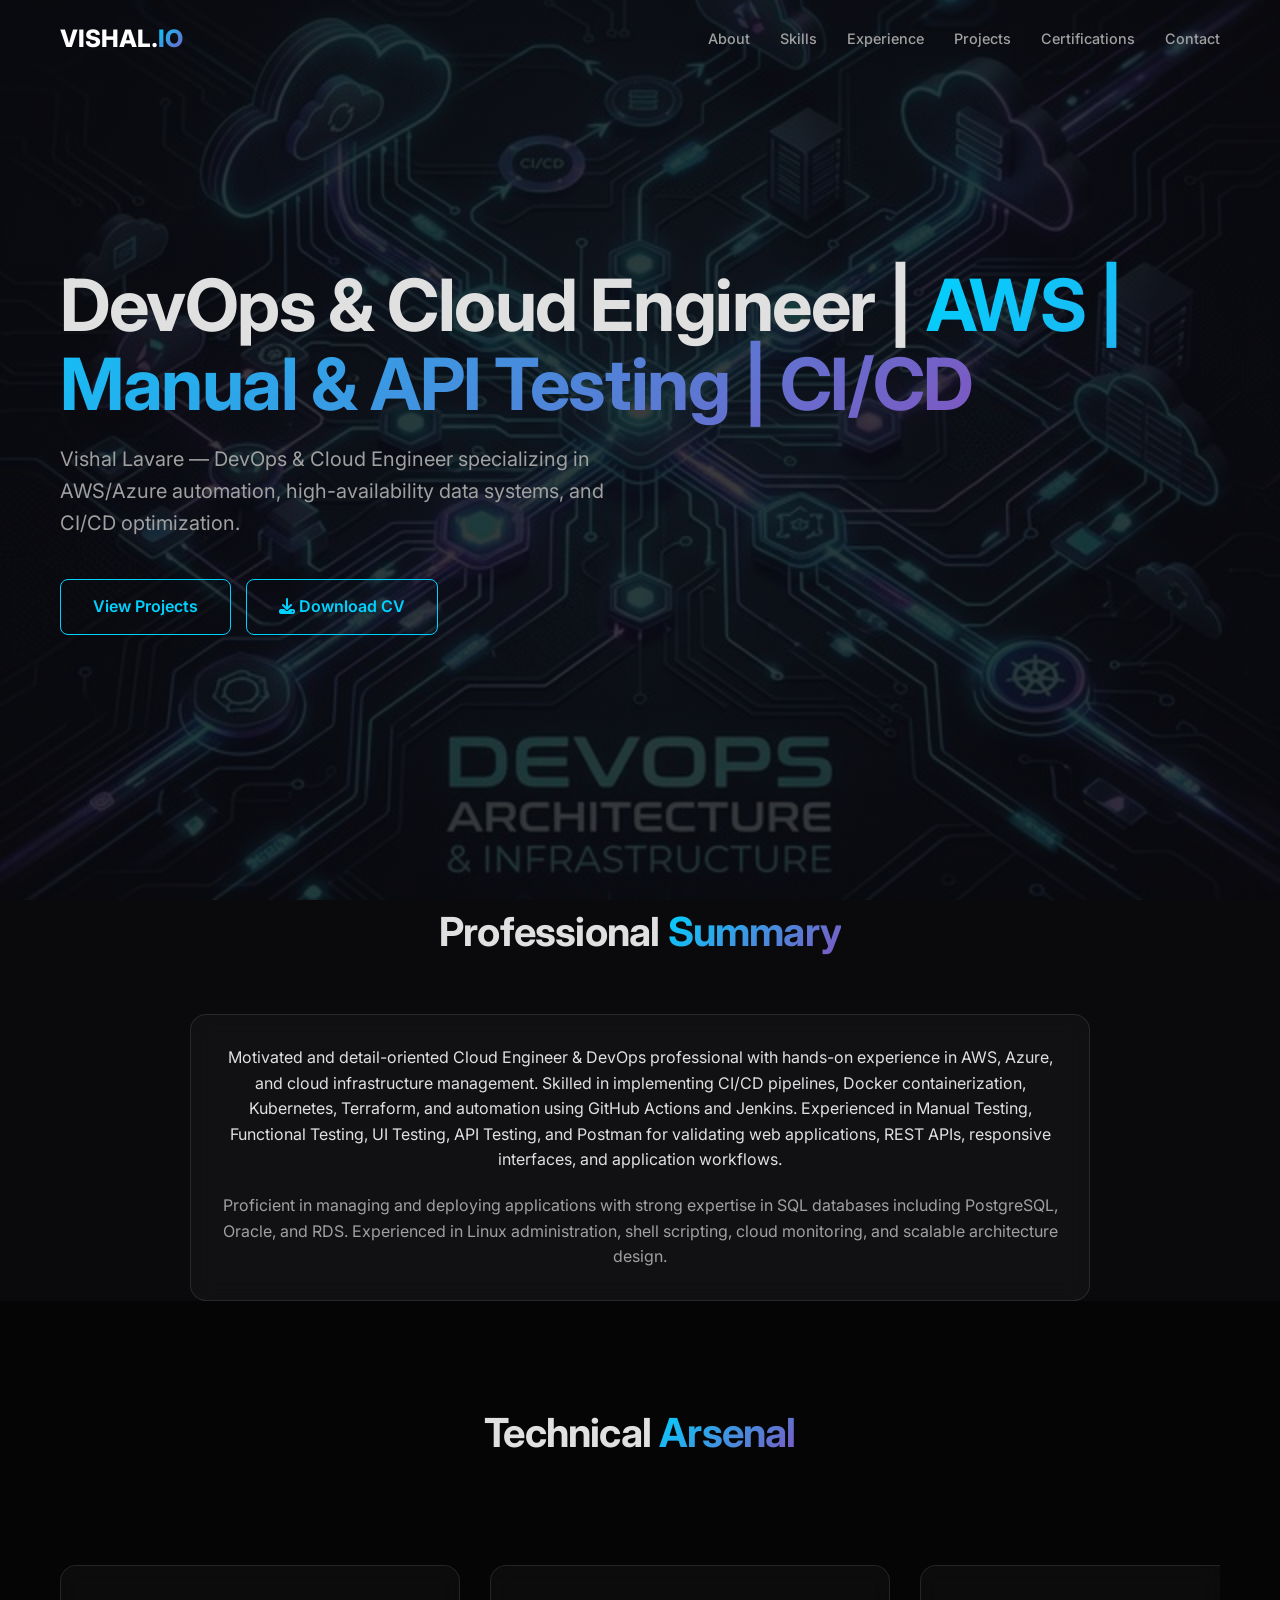
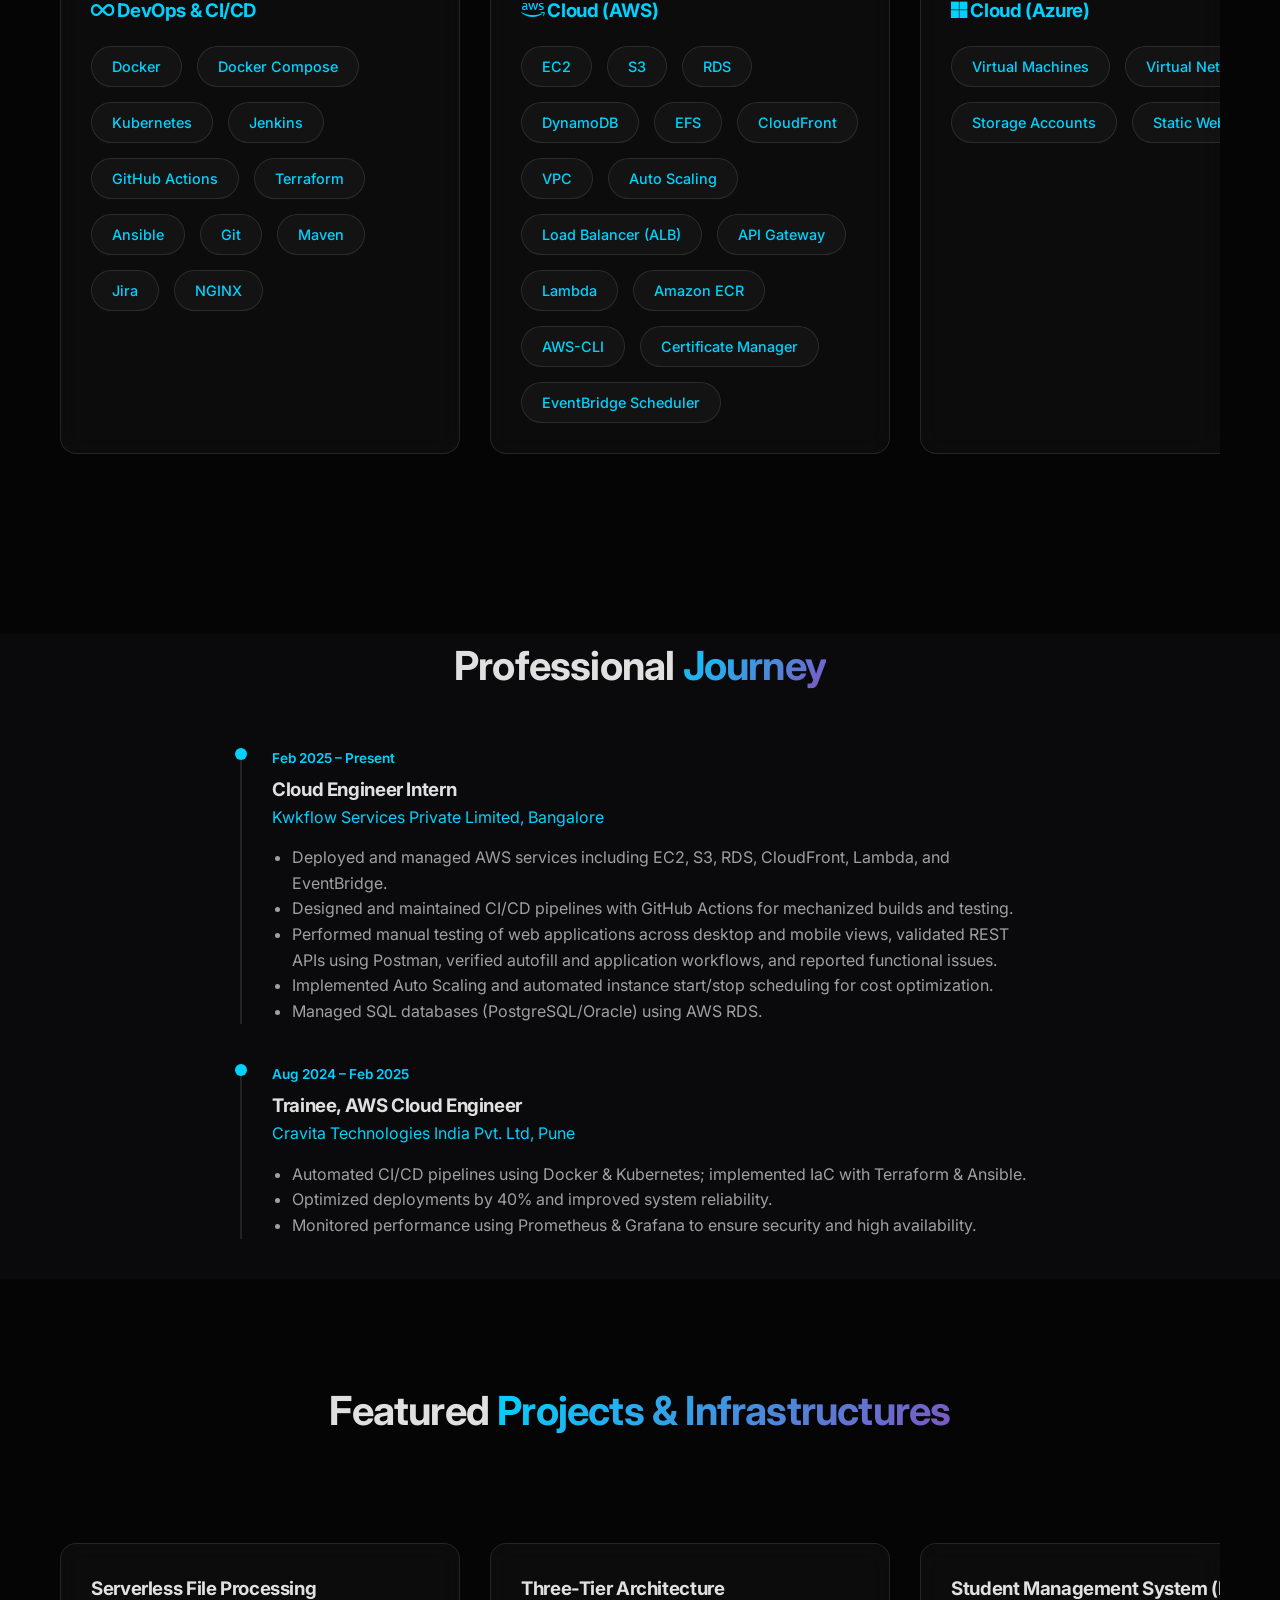
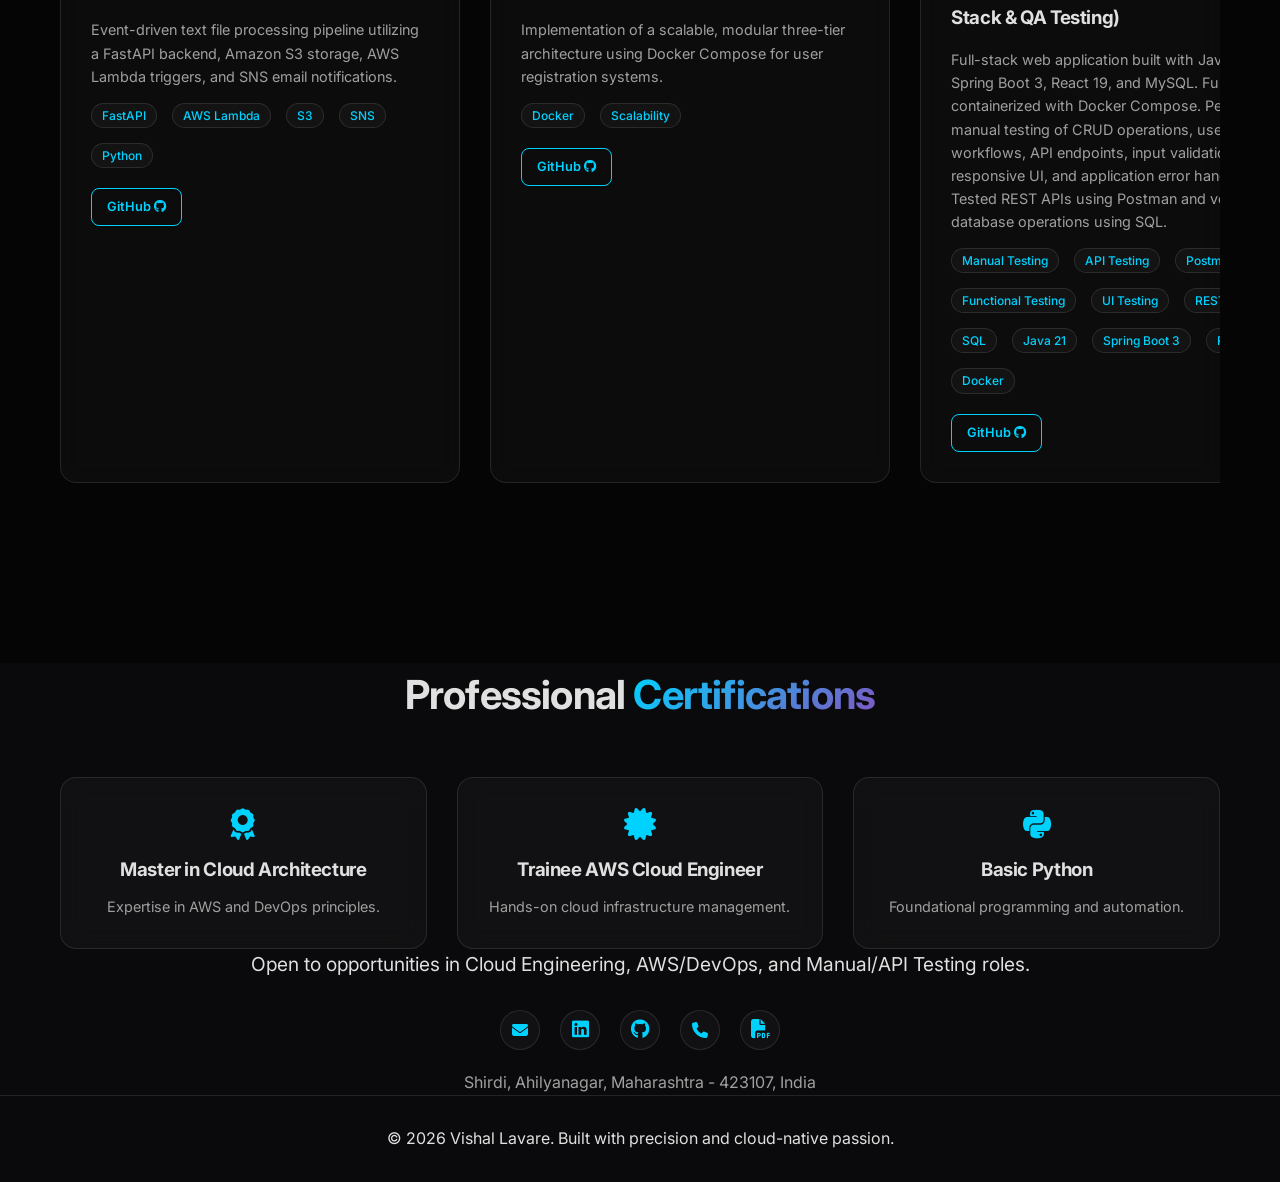
<file: index.html>
<!DOCTYPE html>
<html lang="en">

<head>
    <meta charset="UTF-8">
    <meta name="viewport" content="width=device-width, initial-scale=1.0">
    <title>Vishal Lavare | DevOps Engineer Portfolio</title>
    <!-- SEO -->
    <meta name="description"
        content="Portfolio of Vishal Lavare, a motivated and detail-oriented DevOps Engineer specialized in AWS, Azure, CI/CD, and Automation.">
    <!-- Google Fonts -->
    <link rel="preconnect" href="https://fonts.googleapis.com">
    <link rel="preconnect" href="https://fonts.gstatic.com" crossorigin>
    <link href="https://fonts.googleapis.com/css2?family=Inter:wght@400;500;600;700;800&display=swap" rel="stylesheet">
    <!-- Icons -->
    <link rel="stylesheet" href="https://cdnjs.cloudflare.com/ajax/libs/font-awesome/6.4.0/css/all.min.css">
    <!-- Style -->
    <link rel="stylesheet" href="style.css">
</head>

<body>

    <nav id="navbar">
        <div class="container nav-content">
            <a href="#" class="logo">VISHAL.<span class="gradient-text">IO</span></a>
            <button class="mobile-toggle" id="mobile-toggle" aria-label="Toggle navigation">
                <i class="fas fa-bars"></i>
            </button>
            <ul class="nav-links" id="nav-links">
                <li><a href="#about">About</a></li>
                <li><a href="#skills">Skills</a></li>
                <li><a href="#experience">Experience</a></li>
                <li><a href="#projects">Projects</a></li>
                <li><a href="#certifications">Certifications</a></li>
                <li><a href="#contact">Contact</a></li>
            </ul>
        </div>
    </nav>
    <div class="nav-overlay" id="nav-overlay"></div>

    <section class="hero">
        <div class="container hero-content">
            <h1 class="reveal">DevOps & Cloud Engineer | <span class="gradient-text">AWS | Manual & API Testing |
                    CI/CD</span></h1>
            <p class="reveal">Vishal Lavare — DevOps & Cloud Engineer specializing in AWS/Azure automation,
                high-availability data systems, and CI/CD optimization.</p>
            <div class="reveal hero-btns">
                <a href="#projects" class="btn btn-primary">View Projects</a>
                <a href="https://drive.google.com/file/d/1nPj33LDtoOP0WvOGYcjnbsASsHYijbDY/view?usp=sharing"
                    target="_blank" class="btn btn-cv"><i class="fas fa-download"></i>
                    Download CV</a>
            </div>
        </div>
    </section>

    <section id="about" class="container">
        <h2 class="section-title reveal">Professional <span class="gradient-text">Summary</span></h2>
        <div class="glass card reveal" style="max-width: 900px; margin: 0 auto; text-align: center;">
            <p>Motivated and detail-oriented Cloud Engineer & DevOps professional with hands-on experience in AWS,
                Azure, and cloud infrastructure management. Skilled in implementing CI/CD pipelines, Docker
                containerization, Kubernetes, Terraform, and automation using GitHub Actions and Jenkins. Experienced in
                Manual Testing, Functional Testing, UI Testing, API Testing, and Postman for validating web
                applications, REST APIs, responsive interfaces, and application workflows.</p>
            <p style="margin-top: 20px; color: var(--text-dim);">Proficient in managing and deploying applications with
                strong expertise in SQL databases including PostgreSQL, Oracle, and RDS. Experienced in Linux
                administration, shell scripting, cloud monitoring, and scalable architecture design.</p>
        </div>
    </section>

    <section id="skills" style="background: var(--bg-darker);">
        <div class="container">
            <h2 class="section-title reveal">Technical <span class="gradient-text">Arsenal</span></h2>

            <div class="grid horizontal-scroll">
                    <!-- DevOps & Automation -->
                    <div class="glass card reveal">
                        <h3 style="margin-bottom:20px; color: var(--primary);"><i class="fas fa-infinity"></i> DevOps &
                            CI/CD
                        </h3>
                        <div class="skills-grid" style="justify-content: flex-start;">
                            <span class="skill-tag">Docker</span>
                            <span class="skill-tag">Docker Compose</span>
                            <span class="skill-tag">Kubernetes</span>
                            <span class="skill-tag">Jenkins</span>
                            <span class="skill-tag">GitHub Actions</span>
                            <span class="skill-tag">Terraform</span>
                            <span class="skill-tag">Ansible</span>
                            <span class="skill-tag">Git</span>
                            <span class="skill-tag">Maven</span>
                            <span class="skill-tag">Jira</span>
                            <span class="skill-tag">NGINX</span>
                        </div>
                    </div>

                    <!-- Cloud Infrastructure (AWS) -->
                    <div class="glass card reveal">
                        <h3 style="margin-bottom:20px; color: var(--primary);"><i class="fab fa-aws"></i> Cloud (AWS)
                        </h3>
                        <div class="skills-grid" style="justify-content: flex-start;">
                            <span class="skill-tag">EC2</span>
                            <span class="skill-tag">S3</span>
                            <span class="skill-tag">RDS</span>
                            <span class="skill-tag">DynamoDB</span>
                            <span class="skill-tag">EFS</span>
                            <span class="skill-tag">CloudFront</span>
                            <span class="skill-tag">VPC</span>
                            <span class="skill-tag">Auto Scaling</span>
                            <span class="skill-tag">Load Balancer (ALB)</span>
                            <span class="skill-tag">API Gateway</span>
                            <span class="skill-tag">Lambda</span>
                            <span class="skill-tag">Amazon ECR</span>
                            <span class="skill-tag">AWS-CLI</span>
                            <span class="skill-tag">Certificate Manager</span>
                            <span class="skill-tag">EventBridge Scheduler </span>
                        </div>
                    </div>

                    <!-- Cloud Infrastructure (Azure) -->
                    <div class="glass card reveal">
                        <h3 style="margin-bottom:20px; color: var(--primary);"><i class="fab fa-microsoft"></i> Cloud
                            (Azure)
                        </h3>
                        <div class="skills-grid" style="justify-content: flex-start;">
                            <span class="skill-tag">Virtual Machines</span>
                            <span class="skill-tag">Virtual Network</span>
                            <span class="skill-tag">Storage Accounts</span>
                            <span class="skill-tag">Static Web Apps</span>
                        </div>
                    </div>

                    <!-- Monitoring & Security -->
                    <div class="glass card reveal">
                        <h3 style="margin-bottom:20px; color: var(--primary);"><i class="fas fa-shield-alt"></i>
                            Monitoring
                            & Security
                        </h3>
                        <div class="skills-grid" style="justify-content: flex-start;">
                            <span class="skill-tag">Prometheus</span>
                            <span class="skill-tag">Grafana</span>
                            <span class="skill-tag">CloudWatch</span>
                            <span class="skill-tag">SNS</span>
                            <span class="skill-tag">IAM</span>
                        </div>
                    </div>

                    <!-- Software Testing & QA -->
                    <div class="glass card reveal">
                        <h3 style="margin-bottom:20px; color: var(--primary);"><i class="fas fa-vial"></i> Software
                            Testing
                            & QA
                        </h3>
                        <div class="skills-grid" style="justify-content: flex-start;">
                            <span class="skill-tag">Manual Testing</span>
                            <span class="skill-tag">Functional Testing</span>
                            <span class="skill-tag">API Testing</span>
                            <span class="skill-tag">Postman</span>
                            <span class="skill-tag">REST API Testing</span>
                            <span class="skill-tag">Regression Testing</span>
                            <span class="skill-tag">Integration Testing</span>
                            <span class="skill-tag">UI UX Testing</span>
                            <span class="skill-tag">Test Case Design</span>
                            <span class="skill-tag">Test Execution</span>
                            <span class="skill-tag">Bug Reporting</span>
                        </div>
                    </div>

                    <!-- Databases & OS -->
                    <div class="glass card reveal">
                        <h3 style="margin-bottom:20px; color: var(--primary);"><i class="fas fa-database"></i> Databases
                            &
                            OS
                        </h3>
                        <div class="skills-grid" style="justify-content: flex-start;">
                            <span class="skill-tag">SQL</span>
                            <span class="skill-tag">PostgreSQL</span>
                            <span class="skill-tag">MySQL</span>
                            <span class="skill-tag">Oracle</span>
                            <span class="skill-tag">RDS</span>
                            <span class="skill-tag">DynamoDB</span>
                            <span class="skill-tag">Linux</span>
                            <span class="skill-tag">Windows</span>
                            <span class="skill-tag">Shell Scripting</span>
                        </div>
                    </div>

                    <!-- Web Development & Hosting -->
                    <div class="glass card reveal">
                        <h3 style="margin-bottom:20px; color: var(--primary);"><i class="fas fa-code"></i> Development &
                            Web
                            Hosting
                        </h3>
                        <div class="skills-grid" style="justify-content: flex-start;">
                            <span class="skill-tag">Python (Web Hosting)</span>
                            <span class="skill-tag">Node.js (Web Hosting)</span>
                            <span class="skill-tag">FastAPI</span>
                            <span class="skill-tag">Java 21 / Spring Boot 3</span>
                            <span class="skill-tag">React 19</span>
                            <span class="skill-tag">REST API</span>
                        </div>
                    </div>
                </div>
    </section>

    <section id="experience" class="container">
        <h2 class="section-title reveal">Professional <span class="gradient-text">Journey</span></h2>
        <div class="timeline">
            <div class="timeline-item reveal">
                <div class="timeline-date">Feb 2025 – Present</div>
                <h3>Cloud Engineer Intern</h3>
                <p style="color: var(--primary);">Kwkflow Services Private Limited, Bangalore</p>
                <ul style="margin-top: 15px; padding-left: 20px; color: var(--text-dim);">
                    <li>Deployed and managed AWS services including EC2, S3, RDS, CloudFront, Lambda, and EventBridge.
                    </li>
                    <li>Designed and maintained CI/CD pipelines with GitHub Actions for mechanized builds and testing.
                    </li>
                    <li>Performed manual testing of web applications across desktop and mobile views, validated REST
                        APIs using Postman, verified autofill and application workflows, and reported functional issues.
                    </li>
                    <li>Implemented Auto Scaling and automated instance start/stop scheduling for cost optimization.
                    </li>
                    <li>Managed SQL databases (PostgreSQL/Oracle) using AWS RDS.</li>
                </ul>
            </div>
            <div class="timeline-item reveal">
                <div class="timeline-date">Aug 2024 – Feb 2025</div>
                <h3>Trainee, AWS Cloud Engineer</h3>
                <p style="color: var(--primary);">Cravita Technologies India Pvt. Ltd, Pune</p>
                <ul style="margin-top: 15px; padding-left: 20px; color: var(--text-dim);">
                    <li>Automated CI/CD pipelines using Docker & Kubernetes; implemented IaC with Terraform & Ansible.
                    </li>
                    <li>Optimized deployments by 40% and improved system reliability.</li>
                    <li>Monitored performance using Prometheus & Grafana to ensure security and high availability.</li>
                </ul>
            </div>
        </div>
    </section>

    <section id="projects" style="background: var(--bg-darker);">
        <div class="container">
            <h2 class="section-title reveal">Featured <span class="gradient-text">Projects & Infrastructures</span></h2>
            <div class="grid horizontal-scroll">
                    <!-- Project 1 -->
                    <div class="glass card reveal">
                        <h3>Serverless File Processing</h3>
                        <p style="margin: 15px 0; font-size: 0.9rem; color: var(--text-dim);">Event-driven text file
                            processing pipeline utilizing a FastAPI backend, Amazon S3 storage, AWS Lambda triggers, and
                            SNS
                            email notifications.</p>
                        <div class="skills-grid" style="justify-content: flex-start; margin-bottom: 20px;">
                            <span class="skill-tag" style="padding: 2px 10px; font-size: 0.75rem;">FastAPI</span>
                            <span class="skill-tag" style="padding: 2px 10px; font-size: 0.75rem;">AWS Lambda</span>
                            <span class="skill-tag" style="padding: 2px 10px; font-size: 0.75rem;">S3</span>
                            <span class="skill-tag" style="padding: 2px 10px; font-size: 0.75rem;">SNS</span>
                            <span class="skill-tag" style="padding: 2px 10px; font-size: 0.75rem;">Python</span>
                        </div>
                        <a href="https://github.com/vishalLavare/Serverless-File-Processing-System.git" target="_blank"
                            rel="noopener noreferrer" class="btn btn-github">GitHub
                            <i class="fab fa-github"></i></a>
                    </div>

                    <!-- Project 2 -->
                    <div class="glass card reveal">
                        <h3>Three-Tier Architecture</h3>
                        <p style="margin: 15px 0; font-size: 0.9rem; color: var(--text-dim);">Implementation of a
                            scalable,
                            modular three-tier architecture using Docker Compose for user registration systems.</p>
                        <div class="skills-grid" style="justify-content: flex-start; margin-bottom: 20px;">
                            <span class="skill-tag" style="padding: 2px 10px; font-size: 0.75rem;">Docker</span>
                            <span class="skill-tag" style="padding: 2px 10px; font-size: 0.75rem;">Scalability</span>
                        </div>
                        <a href="https://github.com/vishalLavare/Docker-project.git" target="_blank"
                            rel="noopener noreferrer" class="btn btn-github">GitHub
                            <i class="fab fa-github"></i></a>
                    </div>

                    <!-- Project 3 -->
                    <div class="glass card reveal">
                        <h3>Student Management System (Full-Stack & QA Testing)</h3>
                        <p style="margin: 15px 0; font-size: 0.9rem; color: var(--text-dim);">Full-stack web application
                            built with Java 21, Spring Boot 3, React 19, and MySQL. Fully containerized with Docker
                            Compose. Performed manual testing of CRUD operations, user workflows, API endpoints, input
                            validation, responsive UI, and application error handling. Tested REST APIs using Postman
                            and
                            verified database operations using SQL.
                        </p>
                        <div class="skills-grid" style="justify-content: flex-start; margin-bottom: 20px;">
                            <span class="skill-tag" style="padding: 2px 10px; font-size: 0.75rem;">Manual Testing</span>
                            <span class="skill-tag" style="padding: 2px 10px; font-size: 0.75rem;">API Testing</span>
                            <span class="skill-tag" style="padding: 2px 10px; font-size: 0.75rem;">Postman</span>
                            <span class="skill-tag" style="padding: 2px 10px; font-size: 0.75rem;">Functional
                                Testing</span>
                            <span class="skill-tag" style="padding: 2px 10px; font-size: 0.75rem;">UI Testing</span>
                            <span class="skill-tag" style="padding: 2px 10px; font-size: 0.75rem;">REST API</span>
                            <span class="skill-tag" style="padding: 2px 10px; font-size: 0.75rem;">SQL</span>
                            <span class="skill-tag" style="padding: 2px 10px; font-size: 0.75rem;">Java 21</span>
                            <span class="skill-tag" style="padding: 2px 10px; font-size: 0.75rem;">Spring Boot 3</span>
                            <span class="skill-tag" style="padding: 2px 10px; font-size: 0.75rem;">React 19</span>
                            <span class="skill-tag" style="padding: 2px 10px; font-size: 0.75rem;">Docker</span>
                        </div>
                        <a href="https://github.com/vishalLavare/java_project.git" target="_blank"
                            rel="noopener noreferrer" class="btn btn-github">GitHub
                            <i class="fab fa-github"></i></a>
                    </div>

                    <!-- Project 4 -->
                    <div class="glass card reveal">
                        <h3>AWS Auto-Start Control Center</h3>
                        <p style="margin: 15px 0; font-size: 0.9rem; color: var(--text-dim);">Designed a serverless
                            on-demand backend activation system using AWS Lambda, API Gateway, Auto Scaling, ALB, and
                            Docker
                            to automatically start services on request and scale down during inactivity for cost
                            optimization.</p>
                        <div class="skills-grid" style="justify-content: flex-start; margin-bottom: 20px;">
                            <span class="skill-tag" style="padding: 2px 10px; font-size: 0.75rem;">EC2</span>
                            <span class="skill-tag" style="padding: 2px 10px; font-size: 0.75rem;">Lambda</span>
                            <span class="skill-tag" style="padding: 2px 10px; font-size: 0.75rem;">API Gateway</span>
                            <span class="skill-tag" style="padding: 2px 10px; font-size: 0.75rem;">EC2 Auto
                                Scaling</span>
                            <span class="skill-tag" style="padding: 2px 10px; font-size: 0.75rem;">Target Group</span>
                            <span class="skill-tag" style="padding: 2px 10px; font-size: 0.75rem;">Application Load
                                Balancer
                                (ALB)</span>
                            <span class="skill-tag" style="padding: 2px 10px; font-size: 0.75rem;">Docker</span>
                            <span class="skill-tag" style="padding: 2px 10px; font-size: 0.75rem;">Elastic Container
                                Registry (ECR)</span>
                            <span class="skill-tag" style="padding: 2px 10px; font-size: 0.75rem;">CloudWatch</span>
                        </div>
                        <a href="https://github.com/vishalLavare/AWS-project.git" target="_blank"
                            rel="noopener noreferrer" class="btn btn-github">GitHub
                            <i class="fab fa-github"></i></a>
                    </div>

                    <!-- Project 5 -->
                    <div class="glass card reveal">
                        <h3>Production-Grade AWS CI/CD</h3>
                        <p style="margin: 15px 0; font-size: 0.9rem; color: var(--text-dim);">Designed and deployed a
                            production-ready DevOps pipeline using GitHub Actions, Docker, Amazon ECR, Amazon EC2,
                            Amazon
                            S3, and CloudFront. Automated frontend and backend deployments with Docker containerization,
                            health monitoring, secure IAM authentication, and cloud-native infrastructure, demonstrating
                            end-to-end CI/CD and AWS deployment best practices.</p>
                        <div class="skills-grid" style="justify-content: flex-start; margin-bottom: 20px;">
                            <span class="skill-tag" style="padding: 2px 10px; font-size: 0.75rem;">GitHub Actions</span>
                            <span class="skill-tag" style="padding: 2px 10px; font-size: 0.75rem;">Docker</span>
                            <span class="skill-tag" style="padding: 2px 10px; font-size: 0.75rem;">Amazon ECR</span>
                            <span class="skill-tag" style="padding: 2px 10px; font-size: 0.75rem;">Amazon EC2</span>
                            <span class="skill-tag" style="padding: 2px 10px; font-size: 0.75rem;">Amazon S3</span>
                            <span class="skill-tag" style="padding: 2px 10px; font-size: 0.75rem;">CloudFront</span>
                            <span class="skill-tag" style="padding: 2px 10px; font-size: 0.75rem;">IAM</span>
                        </div>
                        <a href="https://github.com/vishalLavare/CI-CD-Pipeline-using-GitHub-Actions.git"
                            target="_blank" rel="noopener noreferrer" class="btn btn-github">GitHub
                            <i class="fab fa-github"></i></a>
                    </div>

                    <!-- Project 6 -->
                    <div class="glass card reveal">
                        <h3>AWS CloudFront Hosting</h3>
                        <p style="margin: 15px 0; font-size: 0.9rem; color: var(--text-dim);">Secure, high-performance
                            static website deployment using S3 and CloudFront with global accessibility.</p>
                        <div class="skills-grid" style="justify-content: flex-start; margin-bottom: 20px;">
                            <span class="skill-tag" style="padding: 2px 10px; font-size: 0.75rem;">S3</span>
                            <span class="skill-tag" style="padding: 2px 10px; font-size: 0.75rem;">CloudFront</span>
                            <span class="skill-tag" style="padding: 2px 10px; font-size: 0.75rem;">IAM</span>
                        </div>
                    </div>

                    <!-- Project 7 -->
                    <div class="glass card reveal">
                        <h3>Scalable Web App on AWS</h3>
                        <p style="margin: 15px 0; font-size: 0.9rem; color: var(--text-dim);">Full-stack deployment
                            utilizing EC2, RDS, ALB, and Auto Scaling for high availability and fault tolerance.</p>
                        <div class="skills-grid" style="justify-content: flex-start; margin-bottom: 20px;">
                            <span class="skill-tag" style="padding: 2px 10px; font-size: 0.75rem;">EC2</span>
                            <span class="skill-tag" style="padding: 2px 10px; font-size: 0.75rem;">RDS</span>
                            <span class="skill-tag" style="padding: 2px 10px; font-size: 0.75rem;">ALB</span>
                        </div>
                    </div>

                    <!-- Project 8 -->
                    <div class="glass card reveal">
                        <h3>Infrastructure as Code</h3>
                        <p style="margin: 15px 0; font-size: 0.9rem; color: var(--text-dim);">Orchestrated AWS resources
                            (VPC, RDS, SNS, etc.) using Terraform to build efficient cloud environments.</p>
                        <div class="skills-grid" style="justify-content: flex-start; margin-bottom: 20px;">
                            <span class="skill-tag" style="padding: 2px 10px; font-size: 0.75rem;">Terraform</span>
                            <span class="skill-tag" style="padding: 2px 10px; font-size: 0.75rem;">AWS</span>
                            <span class="skill-tag" style="padding: 2px 10px; font-size: 0.75rem;">IaC</span>
                        </div>
                    </div>

                    <!-- Project 9 -->
                    <div class="glass card reveal">
                        <h3>Docker Load Balancer</h3>
                        <p style="margin: 15px 0; font-size: 0.9rem; color: var(--text-dim);">Engineered a scalable load
                            balancing solution using Docker and NGINX, with two web server containers and a NGINX
                            reverse
                            proxy for traffic distribution.</p>
                        <div class="skills-grid" style="justify-content: flex-start; margin-bottom: 20px;">
                            <span class="skill-tag" style="padding: 2px 10px; font-size: 0.75rem;">Docker</span>
                            <span class="skill-tag" style="padding: 2px 10px; font-size: 0.75rem;">NGINX</span>
                            <span class="skill-tag" style="padding: 2px 10px; font-size: 0.75rem;">Load Balancing</span>
                            <span class="skill-tag" style="padding: 2px 10px; font-size: 0.75rem;">Networking</span>
                        </div>
                    </div>

                    <!-- Project 10 -->
                    <div class="glass card reveal">
                        <h3>Azure E-commerce Site</h3>
                        <p style="margin: 15px 0; font-size: 0.9rem; color: var(--text-dim);">Client-side e-commerce
                            platform with cart and checkout, deployed via Azure Static Web Apps.</p>
                        <div class="skills-grid" style="justify-content: flex-start; margin-bottom: 20px;">
                            <span class="skill-tag" style="padding: 2px 10px; font-size: 0.75rem;">HTML/CSS/JS</span>
                            <span class="skill-tag" style="padding: 2px 10px; font-size: 0.75rem;">Azure</span>
                        </div>
                        <a href="https://github.com/vishalLavare/Store.git" target="_blank" rel="noopener noreferrer"
                            class="btn btn-github">GitHub
                            <i class="fab fa-github"></i></a>
                    </div>

                    <!-- Project 11 -->
                    <div class="glass card reveal">
                        <h3>Reddit Automation Bot</h3>
                        <p style="margin: 15px 0; font-size: 0.9rem; color: var(--text-dim);">Python-based automation
                            system
                            with a Web UI for managing Reddit engagement activities effectively.</p>
                        <div class="skills-grid" style="justify-content: flex-start; margin-bottom: 20px;">
                            <span class="skill-tag" style="padding: 2px 10px; font-size: 0.75rem;">Python</span>
                            <span class="skill-tag" style="padding: 2px 10px; font-size: 0.75rem;">APIs</span>
                            <span class="skill-tag" style="padding: 2px 10px; font-size: 0.75rem;">Web UI</span>
                        </div>
                        <a href="https://github.com/vishalLavare/Reddit_bot.git" target="_blank"
                            rel="noopener noreferrer" class="btn btn-github">GitHub
                            <i class="fab fa-github"></i></a>
                    </div>

                    <!-- Project 12 -->
                    <div class="glass card reveal">
                        <h3>Online Quiz System</h3>
                        <p style="margin: 15px 0; font-size: 0.9rem; color: var(--text-dim);">REST APIs for user
                            authentication and quiz management using Flask, MySQL and containerized with Docker.</p>
                        <div class="skills-grid" style="justify-content: flex-start; margin-bottom: 20px;">
                            <span class="skill-tag" style="padding: 2px 10px; font-size: 0.75rem;">Flask</span>
                            <span class="skill-tag" style="padding: 2px 10px; font-size: 0.75rem;">MySQL</span>
                            <span class="skill-tag" style="padding: 2px 10px; font-size: 0.75rem;">Docker</span>
                        </div>
                        <a href="https://github.com/vishalLavare/Online-Quiz-System.git" target="_blank"
                            rel="noopener noreferrer" class="btn btn-github">GitHub
                            <i class="fab fa-github"></i></a>
                    </div>
                </div>
    </section>

    <section id="certifications" class="container">
        <h2 class="section-title reveal">Professional <span class="gradient-text">Certifications</span></h2>
        <div class="grid" style="grid-template-columns: repeat(auto-fit, minmax(300px, 1fr));">
            <div class="glass card reveal" style="text-align: center;">
                <i class="fas fa-award" style="font-size: 2rem; color: var(--primary); margin-bottom: 15px;"></i>
                <h3>Master in Cloud Architecture</h3>
                <p style="color: var(--text-dim); font-size: 0.9rem; margin-top: 10px;">Expertise in AWS and DevOps
                    principles.</p>
            </div>
            <div class="glass card reveal" style="text-align: center;">
                <i class="fas fa-certificate" style="font-size: 2rem; color: var(--primary); margin-bottom: 15px;"></i>
                <h3>Trainee AWS Cloud Engineer</h3>
                <p style="color: var(--text-dim); font-size: 0.9rem; margin-top: 10px;">Hands-on cloud infrastructure
                    management.</p>
            </div>
            <div class="glass card reveal" style="text-align: center;">
                <i class="fab fa-python" style="font-size: 2rem; color: var(--primary); margin-bottom: 15px;"></i>
                <h3>Basic Python</h3>
                <p style="color: var(--text-dim); font-size: 0.9rem; margin-top: 10px;">Foundational programming and
                    automation.</p>
            </div>
        </div>
    </section>

    <section id="contact" class="container" style="text-align: center;">
        <!-- <h2 class="section-title reveal">Let's <span class="gradient-text">Connect</span></h2> -->
        <div class="reveal">
            <p style="font-size: 1.2rem; margin-bottom: 30px;">Open to opportunities in Cloud Engineering, AWS/DevOps,
                and Manual/API Testing roles.</p>
            <div class="social-links">
                <a href="mailto:vslavare@gmail.com" title="Email" class="email-link" style="color: var(--primary);"><i
                        class="fas fa-envelope"></i>
                    <span>vslavare@gmail.com</span></a>
                <a href="https://www.linkedin.com/in/vishal-lavare-117715285" target="_blank" rel="noopener noreferrer"
                    title="LinkedIn" style="color: var(--primary);"><i class="fab fa-linkedin"></i></a>
                <a href="https://github.com/vishalLavare" target="_blank" rel="noopener noreferrer" title="GitHub"
                    style="color: var(--primary);"><i class="fab fa-github"></i></a>
                <a href="tel:7350228431" title="Phone" class="phone-link" style="color: var(--primary);"><i
                        class="fas fa-phone"></i>
                    <span>7350228431</span></a>
                <a href="https://drive.google.com/file/d/1nPj33LDtoOP0WvOGYcjnbsASsHYijbDY/view?usp=sharing"
                    target="_blank" title="Download CV" style="color: var(--primary);"><i
                        class="fas fa-file-pdf"></i></a>
            </div>
            <p style="color: var(--text-dim);">Shirdi, Ahilyanagar, Maharashtra - 423107, India</p>
        </div>
    </section>

    <footer>
        <div class="container">
            <p>&copy; 2026 Vishal Lavare. Built with precision and cloud-native passion.</p>
        </div>
    </footer>

    <script src="script.js"></script>
</body>

</html>
</file>
<file: style.css>
/* 
  Vishal Lavare - DevOps Portfolio
  Premium Dark/Glassmorphism Design System
*/

:root {
  --primary: #00d2ff;
  --secondary: #7e57c2;
  --accent: #ff4081;
  --bg-dark: #0a0a0c;
  --bg-darker: #050505;
  --glass-bg: rgba(255, 255, 255, 0.03);
  --glass-border: rgba(255, 255, 255, 0.1);
  --text-main: #e0e0e0;
  --text-dim: #a0a0a0;
  --font-main: 'Inter', system-ui, -apple-system, sans-serif;
  --transition: all 0.3s cubic-bezier(0.4, 0, 0.2, 1);
}

* {
  margin: 0;
  padding: 0;
  box-sizing: border-box;
}

body {
  background-color: var(--bg-dark);
  color: var(--text-main);
  font-family: var(--font-main);
  line-height: 1.6;
  overflow-x: hidden;
}

/* Glassmorphism Utility */
.glass {
  background: var(--glass-bg);
  backdrop-filter: blur(12px);
  -webkit-backdrop-filter: blur(12px);
  border: 1px solid var(--glass-border);
  border-radius: 16px;
}

/* Layout */
.container {
  max-width: 1200px;
  margin: 0 auto;
  padding: 0 20px;
}

section {
  padding: 100px 0;
}

h1,
h2,
h3 {
  font-weight: 700;
  letter-spacing: -0.02em;
}

.gradient-text {
  background: linear-gradient(135deg, var(--primary), var(--secondary));
  -webkit-background-clip: text;
  background-clip: text;
  -webkit-text-fill-color: transparent;
}

/* Navigation */
nav {
  position: fixed;
  top: 0;
  width: 100%;
  z-index: 1000;
  padding: 20px 0;
  transition: var(--transition);
}

nav.scrolled {
  background: rgba(10, 10, 12, 0.8);
  backdrop-filter: blur(10px);
  padding: 15px 0;
}

.nav-content {
  display: flex;
  justify-content: space-between;
  align-items: center;
}

.logo {
  font-size: 1.5rem;
  font-weight: 800;
  text-decoration: none;
  color: #fff;
}

.nav-links {
  display: flex;
  list-style: none;
  gap: 30px;
}

.nav-links a {
  text-decoration: none;
  color: var(--text-dim);
  font-weight: 500;
  font-size: 0.9rem;
  transition: var(--transition);
}

.nav-links a:hover {
  color: var(--primary);
}

/* Mobile Toggle & Overlay */
.mobile-toggle {
  display: none;
  background: rgba(255, 255, 255, 0.05);
  border: 1px solid var(--glass-border);
  color: var(--primary);
  font-size: 1.2rem;
  padding: 8px 14px;
  border-radius: 8px;
  cursor: pointer;
  transition: var(--transition);
  z-index: 1001;
}

.mobile-toggle:hover {
  background: var(--primary);
  color: #000;
}

.nav-overlay {
  position: fixed;
  top: 0;
  left: 0;
  width: 100vw;
  height: 100vh;
  background: rgba(0, 0, 0, 0.7);
  backdrop-filter: blur(5px);
  -webkit-backdrop-filter: blur(5px);
  z-index: 998;
  opacity: 0;
  visibility: hidden;
  transition: var(--transition);
}

.nav-overlay.active {
  opacity: 1;
  visibility: visible;
}

/* Hero Section */
.hero {
  height: 100vh;
  display: flex;
  align-items: center;
  position: relative;
  overflow: hidden;
  background-image: linear-gradient(rgba(10, 10, 12, 0.8), rgba(10, 10, 12, 0.8)), url('./assets/hero_bg.png');
  background-size: cover;
  background-position: center;
}

.hero-content {
  position: relative;
  z-index: 2;
}

.hero h1 {
  font-size: 4.5rem;
  margin-bottom: 20px;
  line-height: 1.1;
}

.hero p {
  font-size: 1.25rem;
  color: var(--text-dim);
  max-width: 600px;
  margin-bottom: 40px;
}

.hero-btns {
  display: flex;
  gap: 15px;
  flex-wrap: wrap;
  align-items: center;
}

.btn {
  display: inline-block;
  padding: 14px 32px;
  border-radius: 8px;
  text-decoration: none;
  font-weight: 600;
  transition: var(--transition);
  cursor: pointer;
}

.btn-primary {
  border: 1px solid var(--primary);
  color: var(--primary);
}

.btn-primary:hover {
  background: var(--primary);
  color: #000;
  transform: translateY(-2px);
  box-shadow: 0 10px 20px rgba(0, 210, 255, 0.3);
}

.btn-cv {
  border: 1px solid var(--primary);
  color: var(--primary);
}

.btn-cv:hover {
  background: var(--primary);
  color: #000;
  transform: translateY(-2px);
  box-shadow: 0 10px 20px rgba(0, 210, 255, 0.3);
}

.btn-primary:active,
.btn-cv:active {
  background: var(--primary);
  color: #000;
  transform: translateY(0) scale(0.97);
}

.btn-github {
  padding: 8px 15px !important;
  border: 1px solid var(--primary);
  color: var(--primary);
  font-size: 0.8rem;
}

.btn-github:hover,
.btn-github:active {
  background: var(--primary);
  color: #000;
  transform: translateY(-2px);
  box-shadow: 0 10px 20px rgba(0, 210, 255, 0.3);
}


/* Cards & Sections */
.section-title {
  font-size: 2.5rem;
  margin-bottom: 50px;
  text-align: center;
}

.grid {
  display: grid;
  grid-template-columns: repeat(auto-fit, minmax(300px, 1fr));
  gap: 30px;
}

.card {
  padding: 30px;
  transition: var(--transition);
  position: relative;
  z-index: 1;
}



/* Focus Effect: Lift hovered card */
.grid:hover .card {
  transform: translateY(0);
}

.grid .card:hover {
  transform: translateY(-15px) scale(1.10);
  border-color: var(--primary);
  z-index: 2;
  box-shadow: 0 20px 40px rgba(168, 122, 122, 0.4);
}



/* Horizontal Scroll Container */
.horizontal-scroll {
  display: flex;
  overflow-x: auto;
  gap: 30px;
  padding: 50px 40px 80px 40px;
  /* Extra padding for card hover effect */
  scroll-snap-type: x mandatory;
  scroll-behavior: smooth;
  -webkit-overflow-scrolling: touch;
}

.horizontal-scroll .card {
  flex: 0 0 400px;
  /* Standardized width for all horizontal scroll cards */
  scroll-snap-align: start;
}


/* Custom Scrollbar */
.horizontal-scroll::-webkit-scrollbar {
  height: 8px;
}

.horizontal-scroll::-webkit-scrollbar-track {
  background: var(--bg-darker);
  border-radius: 10px;
}

.horizontal-scroll::-webkit-scrollbar-thumb {
  background: var(--glass-border);
  border-radius: 10px;
  transition: var(--transition);
}

.horizontal-scroll::-webkit-scrollbar-thumb:hover {
  background: var(--primary);
}

/* Ensure focus effect works with horizontal scroll */
.horizontal-scroll:hover .card {
  transform: translateY(0);
}

.horizontal-scroll .card:hover {
  transform: translateY(-15px) scale(1.05);
  /* Slightly less scale to prevent overlapping issues */
}

/* Skills */
.skills-grid {
  display: flex;
  flex-wrap: wrap;
  gap: 15px;
  justify-content: center;
}

.skill-tag {
  background: var(--glass-bg);
  border: 1px solid var(--glass-border);
  padding: 8px 20px;
  border-radius: 100px;
  font-size: 0.9rem;
  color: var(--primary);
  font-weight: 500;
  transition: var(--transition);
  cursor: pointer;
}

.skill-tag:hover,
.skill-tag:active {
  background: rgba(0, 210, 255, 0.15);
  border-color: var(--primary);
  transform: translateY(-2px);
}

/* Timeline */
.timeline {
  position: relative;
  max-width: 800px;
  margin: 0 auto;
}

.timeline-item {
  position: relative;
  padding-left: 30px;
  margin-bottom: 40px;
  border-left: 2px solid var(--glass-border);
}

.timeline-item::before {
  content: '';
  position: absolute;
  left: -7px;
  top: 0;
  width: 12px;
  height: 12px;
  background: var(--primary);
  border-radius: 50%;
}

.timeline-date {
  font-size: 0.85rem;
  color: var(--primary);
  font-weight: 600;
  margin-bottom: 5px;
}

/* Footer */
footer {
  padding: 30px 0;
  border-top: 1px solid var(--glass-border);
  text-align: center;
}

.social-links {
  display: flex;
  justify-content: center;
  gap: 20px;
  margin-bottom: 20px;
}

.social-links a {
  color: var(--primary);
  font-size: 1.2rem;
  transition: var(--transition);
  display: flex;
  align-items: center;
  justify-content: center;
  width: 40px;
  height: 40px;
  border-radius: 50%;
  border: 1px solid var(--glass-border);
  background: var(--glass-bg);
  text-decoration: none;
}

.social-links a:hover {
  background: var(--primary);
  color: #000 !important;
  transform: translateY(-5px);
  box-shadow: 0 10px 20px rgba(0, 210, 255, 0.3);
  border-color: var(--primary);
}

.social-links a.phone-link,
.social-links a.email-link {
  font-size: 1rem;
  font-weight: 600;
  display: flex;
  align-items: center;
  gap: 0;
  padding: 6px;
  width: 40px;
  height: 40px;
  border-radius: 100px;
  background: var(--glass-bg);
  border: 1px solid var(--glass-border);
  text-decoration: none;
  overflow: hidden;
  transition: width 0.4s cubic-bezier(0.4, 0, 0.2, 1), background 0.3s, transform 0.3s;
  justify-content: center;
}

.social-links a.phone-link span,
.social-links a.email-link span {
  width: 0;
  opacity: 0;
  white-space: nowrap;
  transition: width 0.4s cubic-bezier(0.4, 0, 0.2, 1), opacity 0.3s;
  font-size: 0.9rem;
}

.social-links a:active {
  background: var(--primary);
  color: #000 !important;
  transform: scale(0.95);
}

.social-links a.phone-link:hover,
.social-links a.phone-link:active,
.social-links a.email-link:hover,
.social-links a.email-link:active {
  background: var(--primary);
  color: #000 !important;
  border-color: var(--primary);
  transform: translateY(-5px);
  gap: 10px;
  padding: 8px 20px;
  justify-content: flex-start;
}

.social-links a.phone-link:hover,
.social-links a.phone-link:active {
  width: 170px;
}

.social-links a.email-link:hover,
.social-links a.email-link:active {
  width: 240px;
}

.social-links a.phone-link:hover span,
.social-links a.phone-link:active span,
.social-links a.email-link:hover span,
.social-links a.email-link:active span {
  width: auto;
  opacity: 1;
}

/* Animations */
.reveal {
  opacity: 0;
  transform: translateY(30px);
  transition: all 0.8s ease-out;
}

.reveal.active {
  opacity: 1;
  transform: translateY(0);
}

@media (max-width: 768px) {
  .mobile-toggle {
    display: block;
    position: relative;
    z-index: 1001;
  }

  .nav-links {
    position: fixed;
    top: 0;
    right: -100%;
    width: 200px;
    max-width: 50%;
    height: 100vh;
    background: rgba(10, 10, 12, 0.5);
    backdrop-filter: blur(20px);
    -webkit-backdrop-filter: blur(20px);
    border-left: 1px solid var(--glass-border);
    flex-direction: column;
    justify-content: flex-start;
    align-items: flex-start;
    gap: 12px;
    z-index: 999;
    transition: right 0.4s cubic-bezier(0.4, 0, 0.2, 1);
    padding: 80px 25px 30px 25px;
    box-shadow: -10px 0 30px rgba(0, 0, 0, 0.5);
  }

  .nav-links::before {
    content: 'NAVIGATION';
    font-size: 0.75rem;
    letter-spacing: 2px;
    color: var(--primary);
    font-weight: 700;
    margin-bottom: 10px;
    opacity: 0.8;
  }

  .nav-links li {
    width: 100%;
  }

  .nav-links.active {
    right: 0;
  }

  .nav-links a {
    font-size: 1.05rem;
    font-weight: 600;
    display: block;
    padding: 10px 0;
    border-bottom: 1px solid rgba(255, 255, 255, 0.05);
    width: 100%;
    text-align: left;
  }

  .hero h1 {
    font-size: 2.5rem;
  }

  .hero-btns {
    flex-direction: row;
    gap: 12px;
  }

  .grid {
    grid-template-columns: 1fr;
  }

  /* Mobile card hover & touch response */
  .grid:hover .card,
  .horizontal-scroll:hover .card {
    transform: none;
  }

  .grid .card:hover,
  .grid .card:active,
  .horizontal-scroll .card:hover,
  .horizontal-scroll .card:active {
    transform: translateY(-5px) scale(1.01);
    border-color: var(--primary);
    box-shadow: 0 10px 25px rgba(0, 210, 255, 0.2);
  }

  .horizontal-scroll {
    padding: 20px 15px 40px 15px;
    gap: 15px;
  }

  .horizontal-scroll .card {
    flex: 0 0 85vw;
    max-width: 320px;
  }


}

@media (max-width: 480px) {
  .hero-btns {
    flex-direction: column;
    align-items: stretch;
    width: 100%;
  }

  .hero-btns .btn {
    width: 100%;
    text-align: center;
  }
}
</file>
